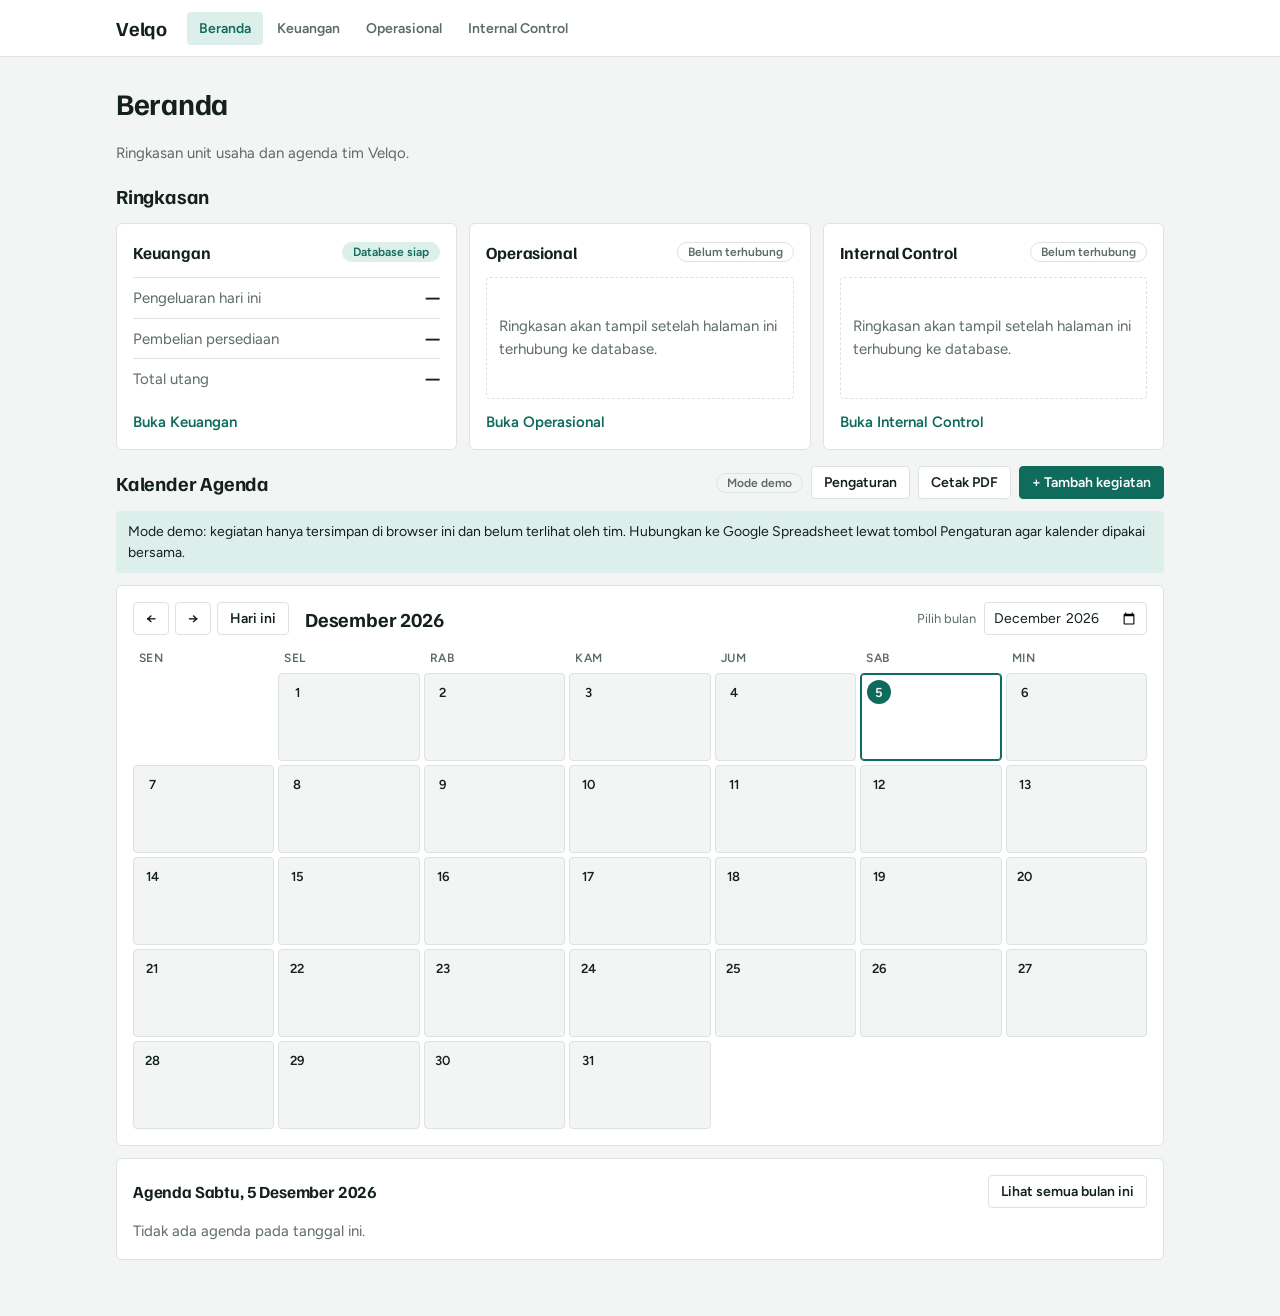
<file: index.html>
<!doctype html>
<html lang="id">
<head>
<meta charset="utf-8">
<meta name="viewport" content="width=device-width, initial-scale=1">
<title>Velqo</title>
<link rel="stylesheet" href="https://fonts.googleapis.com/css2?family=Familjen+Grotesk:wght@600;700&family=Figtree:wght@400;600&display=swap">
<link rel="stylesheet" href="assets/css/base.css">
<link rel="stylesheet" href="assets/css/nav.css">
<link rel="stylesheet" href="assets/css/home.css?v=2">
</head>
<body>
<div id="velqo-nav"></div>
<script src="assets/js/menu.js"></script>
<script src="assets/js/nav.js"></script>

<main class="page">
  <h1 class="no-print">Beranda</h1>
  <p class="lead no-print">Ringkasan unit usaha dan agenda tim Velqo.</p>

  <!--
    RINGKASAN HALAMAN LAIN
    Bagian ini baru kerangka. Isi angka lewat window.VelqoHome.setRingkasan('nama', 'nilai')
    (lihat assets/js/home.js). Setiap angka punya atribut data-ringkasan sebagai penandanya.
  -->
  <section aria-labelledby="ringkasan-judul" class="home-section no-print">
    <div class="section-head">
      <h2 id="ringkasan-judul">Ringkasan</h2>
    </div>

    <div class="summary-grid">
      <article class="panel summary-card" id="ringkasan-keuangan">
        <div class="summary-top">
          <h3>Keuangan</h3>
          <span class="badge badge-ready">Database siap</span>
        </div>
        <dl class="stats">
          <div class="stat"><dt>Pengeluaran hari ini</dt><dd data-ringkasan="keuangan.pengeluaran">&mdash;</dd></div>
          <div class="stat"><dt>Pembelian persediaan</dt><dd data-ringkasan="keuangan.persediaan">&mdash;</dd></div>
          <div class="stat"><dt>Total utang</dt><dd data-ringkasan="keuangan.utang">&mdash;</dd></div>
        </dl>
        <a class="summary-link" href="keuangan/">Buka Keuangan</a>
      </article>

      <article class="panel summary-card" id="ringkasan-operasional">
        <div class="summary-top">
          <h3>Operasional</h3>
          <span class="badge">Belum terhubung</span>
        </div>
        <div class="summary-empty" data-ringkasan="operasional.isi">Ringkasan akan tampil setelah halaman ini terhubung ke database.</div>
        <a class="summary-link" href="operasional/">Buka Operasional</a>
      </article>

      <article class="panel summary-card" id="ringkasan-internal-control">
        <div class="summary-top">
          <h3>Internal Control</h3>
          <span class="badge">Belum terhubung</span>
        </div>
        <div class="summary-empty" data-ringkasan="internal-control.isi">Ringkasan akan tampil setelah halaman ini terhubung ke database.</div>
        <a class="summary-link" href="internal-control/">Buka Internal Control</a>
      </article>
    </div>
  </section>

  <section aria-labelledby="kalender-judul" class="home-section no-print">
    <div class="section-head">
      <h2 id="kalender-judul">Kalender Agenda</h2>
      <div class="section-actions">
        <span class="badge" id="ag-mode"></span>
        <button type="button" class="btn" id="ag-settings">Pengaturan</button>
        <button type="button" class="btn" id="ag-print">Cetak PDF</button>
        <button type="button" class="btn btn-primary" id="ag-add">+ Tambah kegiatan</button>
      </div>
    </div>

    <div class="note" id="ag-demo-note" hidden>Mode demo: kegiatan hanya tersimpan di browser ini dan belum terlihat oleh tim. Hubungkan ke Google Spreadsheet lewat tombol Pengaturan agar kalender dipakai bersama.</div>

    <div class="panel cal">
      <div class="cal-toolbar">
        <div class="cal-nav">
          <button type="button" class="btn" id="cal-prev" aria-label="Bulan sebelumnya">&larr;</button>
          <button type="button" class="btn" id="cal-next" aria-label="Bulan berikutnya">&rarr;</button>
          <button type="button" class="btn" id="cal-today">Hari ini</button>
        </div>
        <h3 class="cal-title" id="cal-title" aria-live="polite"></h3>
        <label class="cal-jump">
          <span>Pilih bulan</span>
          <input type="month" id="cal-jump">
        </label>
      </div>

      <div class="cal-grid" id="cal-grid" role="group" aria-labelledby="cal-title"></div>
    </div>

    <div class="panel agenda" aria-live="polite">
      <div class="agenda-head">
        <h3 id="agenda-title"></h3>
        <button type="button" class="btn" id="agenda-all" hidden>Lihat semua bulan ini</button>
      </div>
      <div id="agenda-list"></div>
    </div>
  </section>

  <!-- Tampilan khusus cetak (disembunyikan di layar). Diisi oleh home.js. -->
  <section class="cal-print" id="cal-print" aria-hidden="true"></section>
</main>

<!-- Formulir tambah/ubah kegiatan -->
<dialog class="dlg" id="ag-dialog" aria-labelledby="ag-dlg-title">
  <form id="ag-form" novalidate>
    <div class="dlg-head">
      <h3 id="ag-dlg-title">Tambah kegiatan</h3>
      <button type="button" class="btn btn-sm" id="ag-dlg-x" aria-label="Tutup">&times;</button>
    </div>
    <div class="dlg-body">
      <label class="field full"><span>Nama kegiatan *</span><input name="judul" maxlength="120" autocomplete="off"></label>
      <label class="field"><span>Tanggal *</span><input type="date" name="tanggal"></label>
      <label class="field"><span>Sampai tanggal (opsional)</span><input type="date" name="selesai"></label>
      <label class="field"><span>Jam mulai</span><input type="time" name="mulai"></label>
      <label class="field"><span>Jam selesai</span><input type="time" name="akhir"></label>
      <label class="field full"><span>Unit</span>
        <select name="unit">
          <option value="">Umum</option>
          <option value="Keuangan">Keuangan</option>
          <option value="Operasional">Operasional</option>
          <option value="Internal Control">Internal Control</option>
        </select>
      </label>
      <label class="field full"><span>Catatan</span><textarea name="catatan" rows="3" maxlength="500"></textarea></label>
      <label class="field full"><span>Diinput oleh</span><input name="pembuat" maxlength="60" autocomplete="name"></label>
      <p class="dlg-error" id="ag-dlg-error" role="alert" hidden></p>
    </div>
    <div class="dlg-foot">
      <button type="button" class="btn btn-danger" id="ag-delete" hidden>Hapus</button>
      <span class="spacer"></span>
      <button type="button" class="btn" id="ag-cancel">Batal</button>
      <button type="submit" class="btn btn-primary" id="ag-save">Simpan</button>
    </div>
  </form>
</dialog>

<!-- Pengaturan sambungan database agenda -->
<dialog class="dlg" id="ag-cfg-dialog" aria-labelledby="ag-cfg-title">
  <form id="ag-cfg-form" novalidate>
    <div class="dlg-head">
      <h3 id="ag-cfg-title">Sambungan database agenda</h3>
      <button type="button" class="btn btn-sm" id="ag-cfg-x" aria-label="Tutup">&times;</button>
    </div>
    <div class="dlg-body">
      <label class="field full"><span>URL Web App Apps Script (berakhiran /exec)</span><input name="url" placeholder="https://script.google.com/macros/s/&hellip;/exec" autocomplete="off"></label>
      <label class="field full"><span>Token (sama dengan TOKEN di Apps Script agenda)</span><input name="token" type="password" autocomplete="off"></label>
      <p class="dlg-hint">Token disimpan di browser perangkat ini saja. Minta token ke admin. Cara memasang backend ada di apps-script/agenda/README.md.</p>
      <p class="dlg-msg" id="ag-cfg-msg" role="status" hidden></p>
    </div>
    <div class="dlg-foot">
      <button type="button" class="btn btn-danger" id="ag-cfg-off" hidden>Kembali ke mode demo</button>
      <span class="spacer"></span>
      <button type="button" class="btn" id="ag-cfg-test">Tes koneksi</button>
      <button type="submit" class="btn btn-primary" id="ag-cfg-save">Simpan &amp; muat ulang</button>
    </div>
  </form>
</dialog>

<div class="toast" id="ag-toast" role="status" aria-live="polite" hidden></div>

<script src="assets/js/agenda.js?v=2"></script>
<script src="assets/js/agenda-api.js?v=2"></script>
<script src="assets/js/home.js?v=2"></script>
</body>
</html>
</file>
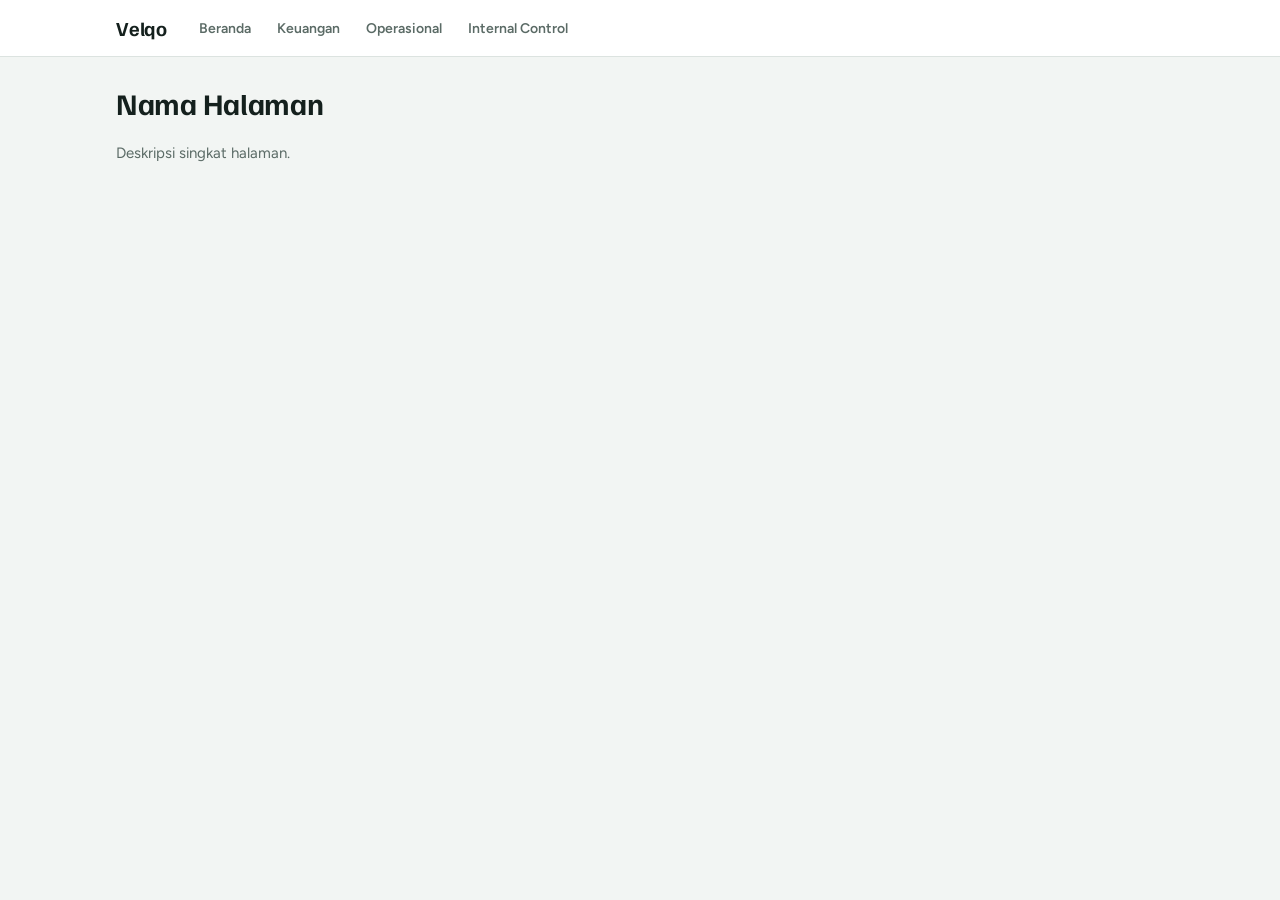
<file: _template/index.html>
<!doctype html>
<!--
  TEMPLATE HALAMAN BARU
  1. Salin folder _template ke folder baru di folder utama, misalnya: persediaan/
  2. Ganti judul di <title>, <h1>, dan paragraf pembuka.
  3. Tambahkan satu baris di assets/js/menu.js.
  Jika halaman berada satu folder dalam (persediaan/index.html), jalur ../assets sudah benar.
  Untuk dua folder dalam (laporan/bulanan/index.html), ganti ../ menjadi ../../
-->
<html lang="id">
<head>
<meta charset="utf-8">
<meta name="viewport" content="width=device-width, initial-scale=1">
<title>Nama Halaman | Velqo</title>
<link rel="stylesheet" href="https://fonts.googleapis.com/css2?family=Familjen+Grotesk:wght@600;700&family=Figtree:wght@400;600&display=swap">
<link rel="stylesheet" href="../assets/css/base.css">
<link rel="stylesheet" href="../assets/css/nav.css">
</head>
<body>
<div id="velqo-nav"></div>
<script src="../assets/js/menu.js"></script>
<script src="../assets/js/nav.js"></script>

<main class="page">
  <h1>Nama Halaman</h1>
  <p class="lead">Deskripsi singkat halaman.</p>
</main>
</body>
</html>
</file>
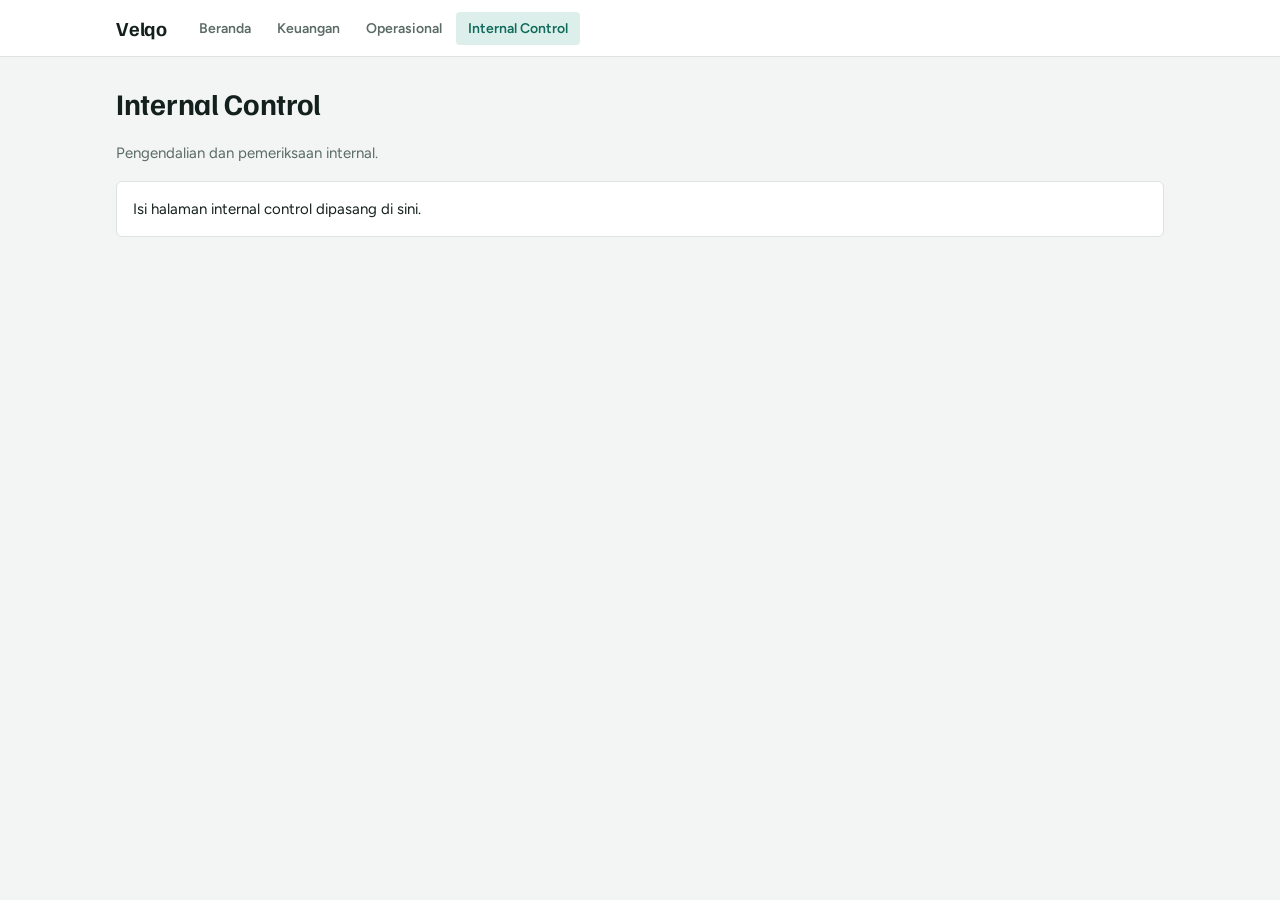
<file: internal-control/index.html>
<!doctype html>
<html lang="id">
<head>
<meta charset="utf-8">
<meta name="viewport" content="width=device-width, initial-scale=1">
<title>Internal Control | Velqo</title>
<link rel="stylesheet" href="https://fonts.googleapis.com/css2?family=Familjen+Grotesk:wght@600;700&family=Figtree:wght@400;600&display=swap">
<link rel="stylesheet" href="../assets/css/base.css">
<link rel="stylesheet" href="../assets/css/nav.css">
</head>
<body>
<div id="velqo-nav"></div>
<script src="../assets/js/menu.js"></script>
<script src="../assets/js/nav.js"></script>

<main class="page">
  <h1>Internal Control</h1>
  <p class="lead">Pengendalian dan pemeriksaan internal.</p>
  <div class="panel">Isi halaman internal control dipasang di sini.</div>
</main>
</body>
</html>
</file>
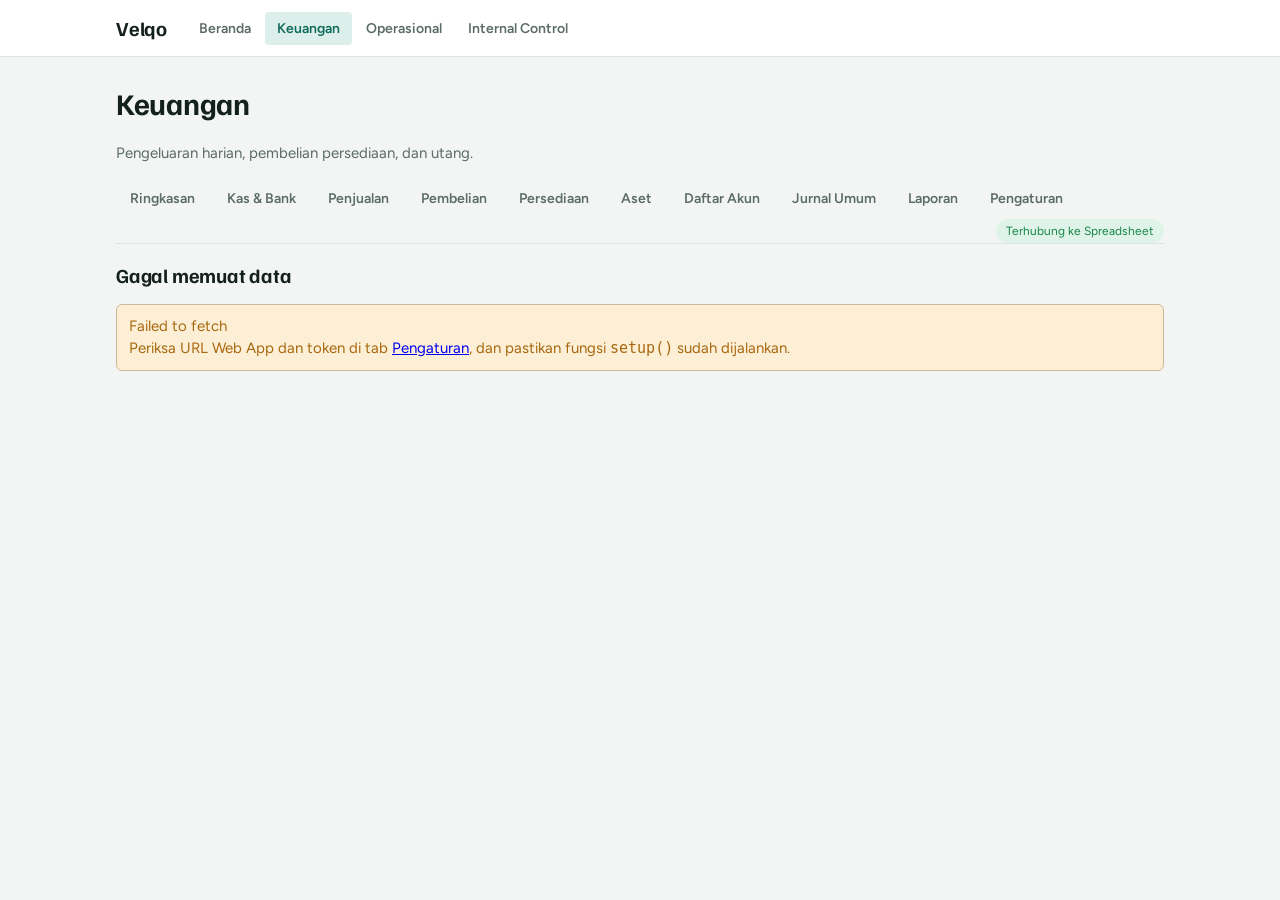
<file: keuangan/index.html>
<!doctype html>
<html lang="id">
<head>
<meta charset="utf-8">
<meta name="viewport" content="width=device-width, initial-scale=1">
<title>Keuangan | Velqo</title>
<link rel="stylesheet" href="https://fonts.googleapis.com/css2?family=Familjen+Grotesk:wght@600;700&family=Figtree:wght@400;600&display=swap">
<link rel="stylesheet" href="../assets/css/base.css">
<link rel="stylesheet" href="../assets/css/nav.css">
<link rel="stylesheet" href="keuangan.css?v=20261026b">
</head>
<body>
<div id="velqo-nav"></div>
<script src="../assets/js/menu.js"></script>
<script src="../assets/js/nav.js"></script>

<main class="page">
  <h1>Keuangan</h1>
  <p class="lead">Pengeluaran harian, pembelian persediaan, dan utang.</p>

  <div id="fin-app" class="fin">
    <nav class="fin-tabs" aria-label="Menu keuangan">
      <a href="#dashboard" data-r="dashboard">Ringkasan</a>
      <a href="#kasbank" data-r="kasbank">Kas &amp; Bank</a>
      <a href="#penjualan" data-r="penjualan">Penjualan</a>
      <a href="#pembelian" data-r="pembelian">Pembelian</a>
      <a href="#persediaan" data-r="persediaan">Persediaan</a>
      <a href="#aset" data-r="aset">Aset</a>
      <a href="#akun" data-r="akun">Daftar Akun</a>
      <a href="#jurnal" data-r="jurnal">Jurnal Umum</a>
      <a href="#laporan" data-r="laporan">Laporan</a>
      <a href="#pengaturan" data-r="pengaturan">Pengaturan</a>
      <span id="modeTag" class="fin-mode"></span>
    </nav>
    <div id="fin-view" aria-live="polite"><div class="empty">Memuat data…</div></div>

    <dialog id="dlg">
      <div class="dh"><b id="dt"></b><button id="dx" type="button" aria-label="Tutup">×</button></div>
      <div class="db" id="dbody"></div>
      <div class="df" id="dfoot"></div>
    </dialog>
  </div>
</main>
<div id="fin-toast" role="status"></div>

<!-- Naikkan angka ?v= di css dan js ini setiap keuangan.css / keuangan.js diubah, agar browser tidak memakai cache lama. -->
<script src="bukti.js?v=20261103"></script>
<script src="retur.js?v=20261111"></script>
<script src="sampel.js?v=20261119"></script>
<script src="tabjual.js?v=20261124"></script>
<script src="keuangan.js?v=20261127"></script>
<script src="impor.js?v=20261119"></script>
<script src="terima.js?v=20261119"></script>
<script src="xlsx.js?v=20261023"></script>
<script src="ekspor.js?v=20261126b"></script>
<script src="aset.js?v=20261026"></script>
<script src="edit.js?v=20261103"></script>
</body>
</html>
</file>
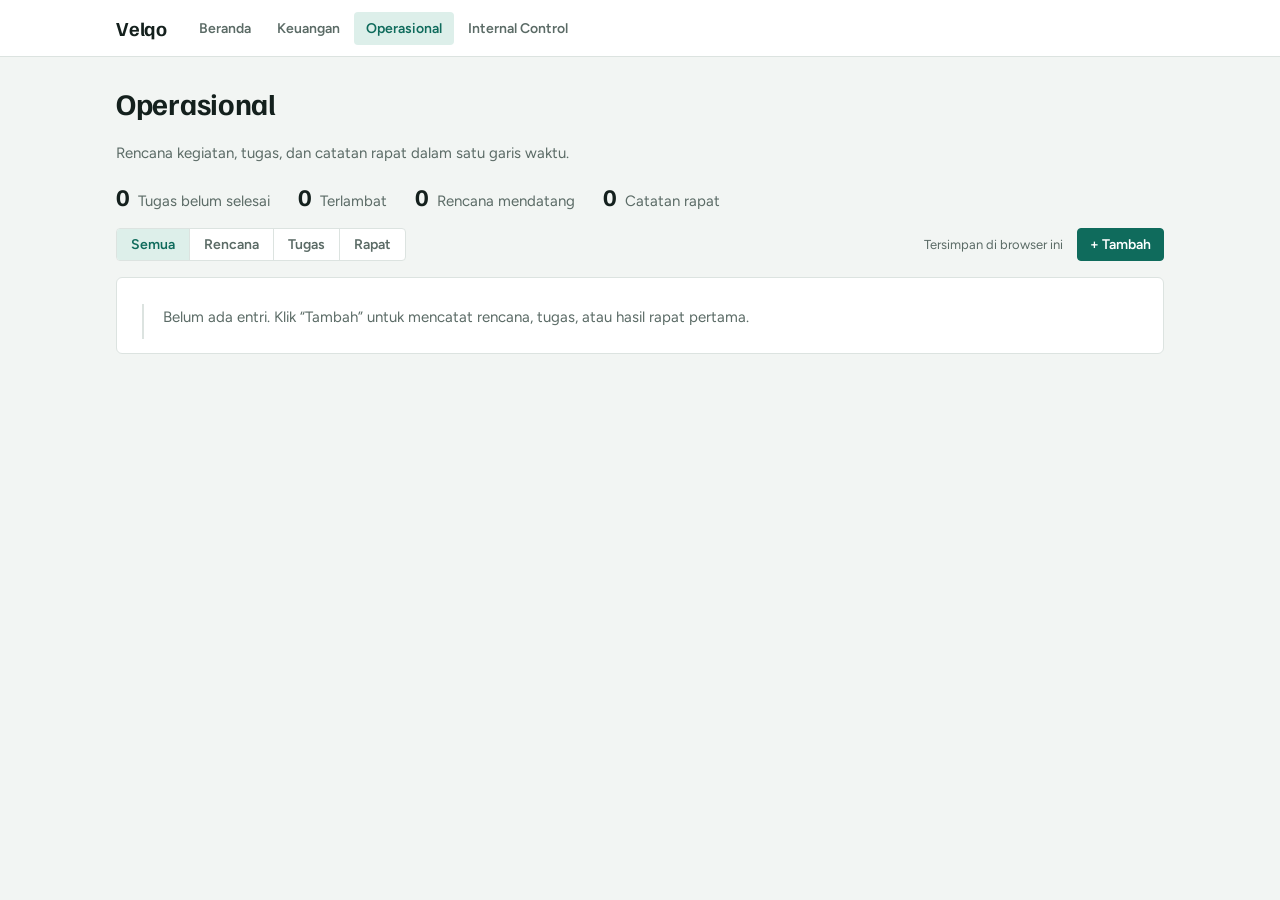
<file: operasional/index.html>
<!doctype html>
<html lang="id">
<head>
<meta charset="utf-8">
<meta name="viewport" content="width=device-width, initial-scale=1">
<title>Operasional | Velqo</title>
<link rel="stylesheet" href="https://fonts.googleapis.com/css2?family=Familjen+Grotesk:wght@600;700&family=Figtree:wght@400;600&display=swap">
<link rel="stylesheet" href="../assets/css/base.css">
<link rel="stylesheet" href="../assets/css/nav.css">
<link rel="stylesheet" href="operasional.css?v=1">
</head>
<body>
<div id="velqo-nav"></div>
<script src="../assets/js/menu.js"></script>
<script src="../assets/js/nav.js"></script>

<main class="page ops">
  <h1>Operasional</h1>
  <p class="lead">Rencana kegiatan, tugas, dan catatan rapat dalam satu garis waktu.</p>

  <div class="ops-summary" id="ops-summary" aria-live="polite"></div>

  <div class="ops-bar">
    <div class="ops-filter" role="group" aria-label="Filter jenis">
      <button type="button" data-f="semua" aria-pressed="true">Semua</button>
      <button type="button" data-f="rencana" aria-pressed="false">Rencana</button>
      <button type="button" data-f="tugas" aria-pressed="false">Tugas</button>
      <button type="button" data-f="rapat" aria-pressed="false">Rapat</button>
    </div>
    <span class="ops-note" id="ops-mode">Tersimpan di browser ini</span>
    <button type="button" class="btn btn-primary" id="ops-add">+ Tambah</button>
  </div>

  <section class="panel ops-panel" aria-label="Garis waktu">
    <ol class="timeline" id="timeline"></ol>
  </section>
</main>

<dialog class="ops-dlg" id="ops-dialog" aria-labelledby="ops-dlg-title">
  <form id="ops-form" novalidate>
    <div class="ops-dlg-head">
      <h2 id="ops-dlg-title">Tambah entri</h2>
      <button type="button" class="btn" id="ops-x" aria-label="Tutup">&times;</button>
    </div>
    <div class="ops-dlg-body">
      <label class="field full"><span>Jenis</span>
        <select name="jenis">
          <option value="rencana">Rencana kegiatan</option>
          <option value="tugas">Tugas</option>
          <option value="rapat">Catatan rapat</option>
        </select>
      </label>
      <label class="field full"><span>Judul *</span><input name="judul" maxlength="120" autocomplete="off"></label>
      <label class="field"><span id="l-tanggal">Tanggal *</span><input type="date" name="tanggal"></label>
      <label class="field" id="w-selesai"><span>Sampai tanggal (opsional)</span><input type="date" name="selesai"></label>
      <label class="field" id="w-waktu"><span>Jam</span><input type="time" name="waktu"></label>
      <label class="field full"><span id="l-orang">Penanggung jawab</span><input name="orang" maxlength="120" autocomplete="off"></label>
      <label class="field full"><span id="l-catatan">Catatan</span><textarea name="catatan" rows="5" maxlength="2000"></textarea></label>
      <p class="ops-error" id="ops-error" role="alert" hidden></p>
    </div>
    <div class="ops-dlg-foot">
      <button type="button" class="btn btn-danger" id="ops-del" hidden>Hapus</button>
      <span class="spacer"></span>
      <button type="button" class="btn" id="ops-cancel">Batal</button>
      <button type="submit" class="btn btn-primary">Simpan</button>
    </div>
  </form>
</dialog>

<script src="operasional.js?v=1"></script>
</body>
</html>
</file>
<file: assets/css/base.css>
/* Warna dan huruf dasar yang dipakai semua halaman Velqo. */
:root {
  --bg: #F2F5F3;
  --surface: #FFFFFF;
  --ink: #14201D;
  --muted: #5B6B66;
  --line: #DCE3E0;
  --accent: #0F6B5C;
  --accent-ink: #FFFFFF;
  --accent-soft: #DDEFEA;
  --font-display: 'Familjen Grotesk', 'Segoe UI', system-ui, sans-serif;
  --font-body: 'Figtree', 'Segoe UI', system-ui, sans-serif;
  color-scheme: light;
}
@media (prefers-color-scheme: dark) {
  :root {
    --bg: #0E1513;
    --surface: #151E1B;
    --ink: #E6EEEB;
    --muted: #93A39D;
    --line: #26332F;
    --accent: #4FC1AA;
    --accent-ink: #06201A;
    --accent-soft: #16352E;
    color-scheme: dark;
  }
}

* { box-sizing: border-box; }
body {
  margin: 0;
  background: var(--bg);
  color: var(--ink);
  font: 15px/1.5 var(--font-body);
}
h1, h2, h3 { font-family: var(--font-display); margin: 0; letter-spacing: -0.01em; text-wrap: balance; }
:focus-visible { outline: 2px solid var(--accent); outline-offset: 2px; }

.page {
  max-width: 1080px;
  margin: 0 auto;
  padding-block: 24px 56px;
  padding-left: max(16px, env(safe-area-inset-left, 0px));
  padding-right: max(16px, env(safe-area-inset-right, 0px));
  display: flex;
  flex-direction: column;
  gap: 16px;
}
.page .lead { color: var(--muted); margin: 0; }
.panel { background: var(--surface); border: 1px solid var(--line); border-radius: 6px; padding: 16px; }
</file>
<file: assets/css/nav.css>
/* Gaya navigasi. Memakai warna dari base.css. */
#velqo-nav { min-height: 56px; } /* menahan tinggi supaya halaman tidak melompat saat menu dimuat */

.vnav {
  background: var(--surface, #fff);
  border-bottom: 1px solid var(--line, #dce3e0);
  position: sticky;
  top: env(safe-area-inset-top, 0px);
  z-index: 10;
}
.vnav-inner {
  max-width: 1080px;
  margin: 0 auto;
  min-height: 56px;
  display: flex;
  align-items: center;
  flex-wrap: wrap;
  gap: 4px 20px;
  padding-left: max(16px, env(safe-area-inset-left, 0px));
  padding-right: max(16px, env(safe-area-inset-right, 0px));
}
.vnav-brand {
  font: 700 20px var(--font-display, system-ui, sans-serif);
  letter-spacing: -0.01em;
  color: var(--ink, #14201d);
  text-decoration: none;
}
.vnav-list { list-style: none; margin: 0; padding: 0; display: flex; gap: 2px; flex-wrap: wrap; }
.vnav-list a {
  display: block;
  padding: 8px 12px;
  border-radius: 4px;
  color: var(--muted, #5b6b66);
  text-decoration: none;
  font: 600 14px var(--font-body, system-ui, sans-serif);
}
.vnav-list a:hover { color: var(--ink, #14201d); background: var(--accent-soft, #ddefea); }
.vnav-list a[aria-current="page"] { color: var(--accent, #0f6b5c); background: var(--accent-soft, #ddefea); }

.vnav-toggle {
  display: none;
  margin-left: auto;
  padding: 7px 12px;
  background: transparent;
  color: var(--ink, #14201d);
  border: 1px solid var(--line, #dce3e0);
  border-radius: 4px;
  font: 600 14px var(--font-body, system-ui, sans-serif);
  cursor: pointer;
}

@media (max-width: 640px) {
  .vnav-toggle { display: block; }
  .vnav-list { display: none; width: 100%; flex-direction: column; padding-bottom: 10px; }
  .vnav.open .vnav-list { display: flex; }
}
</file>
<file: assets/css/home.css>
/* Gaya khusus halaman beranda: ringkasan, kalender agenda, formulir, dan cetak. Memakai warna dari base.css. */
:root { --danger: #B3261E; }
@media (prefers-color-scheme: dark) { :root { --danger: #F2B8B5; } }

.home-section { display: flex; flex-direction: column; gap: 12px; }
.home-section h2 { font-size: 20px; }
.section-head { display: flex; align-items: center; justify-content: space-between; flex-wrap: wrap; gap: 8px 16px; }
.section-actions { display: flex; align-items: center; flex-wrap: wrap; gap: 8px; }

.btn {
  padding: 7px 12px;
  background: var(--surface);
  color: var(--ink);
  border: 1px solid var(--line);
  border-radius: 4px;
  font: 600 14px var(--font-body);
  cursor: pointer;
}
.btn:hover { background: var(--accent-soft); }
.btn[hidden] { display: none; }
.btn:disabled { opacity: 0.6; cursor: default; }
.btn-sm { padding: 4px 10px; font-size: 13px; }
.btn-primary { background: var(--accent); color: var(--accent-ink); border-color: var(--accent); }
.btn-primary:hover { background: var(--accent); filter: brightness(1.08); }
.btn-danger { color: var(--danger); border-color: var(--danger); }
.btn-danger:hover { background: transparent; filter: brightness(1.1); }

.note { padding: 10px 12px; border-radius: 4px; background: var(--accent-soft); color: var(--ink); font-size: 14px; }
.note[hidden] { display: none; }

/* ---------- Ringkasan ---------- */
.summary-grid { display: grid; grid-template-columns: repeat(auto-fit, minmax(240px, 1fr)); gap: 12px; }
.summary-card { display: flex; flex-direction: column; gap: 12px; }
.summary-top { display: flex; align-items: center; justify-content: space-between; gap: 8px; }
.summary-top h3 { font-size: 17px; }

.badge {
  font: 600 12px var(--font-body);
  color: var(--muted);
  border: 1px solid var(--line);
  border-radius: 999px;
  padding: 2px 10px;
  white-space: nowrap;
}
.badge-ready, .badge.live { color: var(--accent); background: var(--accent-soft); border-color: transparent; }

.stats { margin: 0; display: flex; flex-direction: column; }
.stat { display: flex; justify-content: space-between; align-items: baseline; gap: 12px; padding: 8px 0; border-top: 1px solid var(--line); }
.stat dt { color: var(--muted); }
.stat dd { margin: 0; font: 700 17px var(--font-display); font-variant-numeric: tabular-nums; }

.summary-empty {
  flex: 1;
  display: flex;
  align-items: center;
  padding: 12px;
  border: 1px dashed var(--line);
  border-radius: 4px;
  color: var(--muted);
  min-height: 96px;
}
.summary-link { margin-top: auto; color: var(--accent); font-weight: 600; text-decoration: none; }
.summary-link:hover { text-decoration: underline; }

/* ---------- Kalender ---------- */
.cal { display: flex; flex-direction: column; gap: 12px; }
.cal-toolbar { display: flex; align-items: center; flex-wrap: wrap; gap: 8px 16px; }
.cal-nav { display: flex; gap: 6px; }
.cal-title { font-size: 20px; flex: 1; min-width: 150px; }
.cal-jump { display: flex; align-items: center; gap: 8px; color: var(--muted); font-size: 13px; }
.cal-jump input {
  padding: 6px 8px;
  background: var(--surface);
  color: var(--ink);
  border: 1px solid var(--line);
  border-radius: 4px;
  font: 400 14px var(--font-body);
}

.cal-grid { display: grid; grid-template-columns: repeat(7, minmax(0, 1fr)); gap: 4px; }
.cal-dow { padding: 4px 6px; color: var(--muted); font: 600 12px var(--font-body); text-transform: uppercase; letter-spacing: 0.04em; }
.cal-blank { min-height: 88px; }

.cal-day {
  min-height: 88px;
  padding: 6px;
  display: flex;
  flex-direction: column;
  align-items: stretch;
  gap: 4px;
  text-align: left;
  background: var(--bg);
  color: var(--ink);
  border: 1px solid var(--line);
  border-radius: 4px;
  font: 400 13px var(--font-body);
  cursor: pointer;
  min-width: 0;
}
.cal-day:hover { border-color: var(--accent); }
.cal-day[aria-pressed="true"] { border-color: var(--accent); box-shadow: inset 0 0 0 1px var(--accent); background: var(--surface); }
.cal-num { font: 600 13px var(--font-body); width: 24px; height: 24px; display: inline-flex; align-items: center; justify-content: center; border-radius: 999px; }
.cal-day[aria-current="date"] .cal-num { background: var(--accent); color: var(--accent-ink); }

.cal-chip {
  display: block;
  padding: 1px 6px;
  border-radius: 3px;
  background: var(--accent-soft);
  color: var(--accent);
  font: 600 12px/1.4 var(--font-body);
  white-space: nowrap;
  overflow: hidden;
  text-overflow: ellipsis;
}
.cal-more { color: var(--muted); font-size: 12px; padding-left: 2px; }
.cal-dots { display: none; gap: 3px; }
.cal-dots i { width: 6px; height: 6px; border-radius: 50%; background: var(--accent); }

/* ---------- Daftar agenda ---------- */
.agenda { display: flex; flex-direction: column; gap: 12px; }
.agenda-head { display: flex; align-items: center; justify-content: space-between; flex-wrap: wrap; gap: 8px; }
.agenda-head h3 { font-size: 17px; }
.agenda-empty { color: var(--muted); margin: 0; }
.agenda-error { display: flex; flex-direction: column; align-items: flex-start; gap: 8px; }
.agenda-error p { margin: 0; color: var(--danger); }
.agenda-error .row { display: flex; gap: 8px; flex-wrap: wrap; }
.agenda-group + .agenda-group { margin-top: 12px; }
.agenda-date { font: 700 14px var(--font-display); margin: 0 0 6px; color: var(--accent); }
.agenda-items { list-style: none; margin: 0; padding: 0; display: flex; flex-direction: column; gap: 6px; }
.agenda-item { display: grid; grid-template-columns: 130px 1fr auto; gap: 4px 12px; align-items: start; padding: 8px 0; border-top: 1px solid var(--line); }
.agenda-time { color: var(--muted); font-variant-numeric: tabular-nums; }
.agenda-name { font-weight: 600; }
.agenda-note { color: var(--muted); font-size: 14px; margin-top: 2px; }
.agenda-by { color: var(--muted); font-size: 12px; margin-top: 2px; }
.agenda-tag { display: inline-block; margin-left: 8px; padding: 0 8px; border-radius: 999px; background: var(--accent-soft); color: var(--accent); font: 600 12px var(--font-body); vertical-align: 1px; }

/* ---------- Dialog formulir ---------- */
.dlg {
  width: min(520px, calc(100% - 32px));
  max-height: calc(100vh - 32px);
  padding: 0;
  overflow: auto;
  background: var(--surface);
  color: var(--ink);
  border: 1px solid var(--line);
  border-radius: 8px;
}
.dlg::backdrop { background: rgba(10, 20, 17, 0.55); }
.dlg-head { display: flex; align-items: center; justify-content: space-between; gap: 8px; padding: 16px 16px 0; }
.dlg-head h3 { font-size: 18px; }
.dlg-body { padding: 16px; display: grid; grid-template-columns: 1fr 1fr; gap: 12px; }
.field { display: block; min-width: 0; }
.field.full { grid-column: 1 / -1; }
.field span { display: block; margin-bottom: 4px; color: var(--muted); font: 600 13px var(--font-body); }
.field input, .field select, .field textarea {
  display: block;
  width: 100%;
  padding: 8px 10px;
  background: var(--bg);
  color: var(--ink);
  border: 1px solid var(--line);
  border-radius: 4px;
  font: 400 15px var(--font-body);
}
.field textarea { resize: vertical; }
.dlg-error, .dlg-msg, .dlg-hint { grid-column: 1 / -1; margin: 0; font-size: 14px; }
.dlg-error { color: var(--danger); font-weight: 600; }
.dlg-msg { font-weight: 600; }
.dlg-msg.ok { color: var(--accent); }
.dlg-msg.err { color: var(--danger); }
.dlg-hint { color: var(--muted); }
.dlg-error[hidden], .dlg-msg[hidden] { display: none; }
.dlg-foot { display: flex; align-items: center; flex-wrap: wrap; gap: 8px; padding: 12px 16px 16px; border-top: 1px solid var(--line); }
.dlg-foot .spacer { flex: 1; }

/* ---------- Pemberitahuan singkat ---------- */
.toast {
  position: fixed;
  left: 50%;
  bottom: max(20px, env(safe-area-inset-bottom, 0px));
  transform: translateX(-50%);
  z-index: 30;
  max-width: calc(100% - 32px);
  padding: 10px 16px;
  border-radius: 6px;
  background: var(--ink);
  color: var(--bg);
  font: 600 14px var(--font-body);
}
.toast[hidden] { display: none; }
.toast.err { background: var(--danger); color: #fff; }

/* ---------- Tampilan cetak: disembunyikan di layar ---------- */
.cal-print { display: none; }

@media (max-width: 640px) {
  .cal-grid { gap: 2px; }
  .cal-dow { padding: 4px 0; text-align: center; font-size: 11px; letter-spacing: 0; }
  .cal-day, .cal-blank { min-height: 52px; }
  .cal-day { padding: 4px 2px; align-items: center; }
  .cal-chip, .cal-more { display: none; }
  .cal-dots { display: flex; }
  .cal-jump span { display: none; }
  .cal-title { order: -1; flex-basis: 100%; }
  .agenda-item { grid-template-columns: 1fr; }
  .section-actions { width: 100%; }
  .section-actions .btn-primary { flex: 1; }
}
@media (max-width: 480px) {
  .dlg-body { grid-template-columns: 1fr; }
  .field input, .field select, .field textarea { font-size: 16px; } /* mencegah iOS memperbesar layar saat mengetik */
}

/* ---------- Cetak / Simpan PDF ---------- */
@media print {
  @page { size: A4 landscape; margin: 10mm; }

  /* Selalu terang di kertas, apa pun tema layar. */
  :root {
    --bg: #fff; --surface: #fff; --ink: #000; --muted: #444; --line: #888;
    --accent: #0F6B5C; --accent-soft: #e8f2ef; --danger: #B3261E;
    color-scheme: light;
  }
  html, body { background: #fff; color: #000; }
  #velqo-nav, .no-print, .toast, dialog { display: none !important; }
  .page { display: block; max-width: none; padding: 0; }

  .cal-print { display: block; color: #000; font: 10pt/1.35 var(--font-body); }
  .print-head { display: flex; align-items: baseline; justify-content: space-between; margin-bottom: 6px; }
  .print-head h2 { font-size: 16pt; }
  .print-head p { margin: 0; font: 700 14pt var(--font-display); }

  .print-cal { width: 100%; border-collapse: collapse; table-layout: fixed; }
  .print-cal th { padding: 3px 4px; border: 1px solid #888; background: #eee; font: 700 9pt var(--font-body); text-align: left; -webkit-print-color-adjust: exact; print-color-adjust: exact; }
  .print-cal td { height: 24mm; padding: 3px 4px; border: 1px solid #888; vertical-align: top; overflow: hidden; }
  .print-cal tr { break-inside: avoid; }
  .print-cal td.out { background: #f2f2f2; -webkit-print-color-adjust: exact; print-color-adjust: exact; }
  .print-cal .pn { font-weight: 700; font-size: 10pt; }
  .print-cal .pe { margin-top: 2px; font-size: 8.5pt; line-height: 1.25; overflow-wrap: anywhere; }
  .print-cal .pt { font-weight: 700; }

  .print-list { margin-top: 8mm; }
  .print-list.break { break-before: page; margin-top: 0; }
  .print-list h3 { font-size: 13pt; margin-bottom: 4px; }
  .print-rows { width: 100%; border-collapse: collapse; font-size: 9.5pt; }
  .print-rows th { text-align: left; padding: 3px 6px; border-bottom: 1.5px solid #000; }
  .print-rows td { padding: 4px 6px; border-bottom: 1px solid #bbb; vertical-align: top; }
  .print-rows tr { break-inside: avoid; }
  .print-rows .tag { font-size: 8.5pt; color: #444; }
  .print-empty { margin: 0; color: #444; }
  .print-foot { margin: 8px 0 0; font-size: 8.5pt; color: #444; }
}
</file>
<file: keuangan/keuangan.css>
/*
  Gaya halaman Keuangan.
  Semua aturan dibatasi di dalam .fin agar tidak memengaruhi navigasi atau halaman lain.
  Warna, huruf, dan mode gelap mengikuti assets/css/base.css.
*/
.fin {
  --ok: #18864b; --bad: #c62f2f; --warn: #a8680f;
  --ok-bg: #dff3e8; --bad-bg: #fbe3e3; --warn-bg: #fcefd6;
  --beban: #d9822b;
  --head: var(--accent-soft);
  --hover: color-mix(in srgb, var(--accent) 7%, var(--surface));
  display: flex; flex-direction: column; gap: 16px; min-width: 0;
}
@media (prefers-color-scheme: dark) {
  .fin { --ok: #5fd18f; --bad: #ff8f8f; --warn: #f0b955; --ok-bg: #15351f; --bad-bg: #3d1c1c; --warn-bg: #3b2d12; }
}

/* Tab submenu keuangan */
.fin-tabs { display: flex; flex-wrap: wrap; align-items: center; gap: 2px 4px; border-bottom: 1px solid var(--line); }
.fin-tabs a {
  padding: 9px 14px; margin-bottom: -1px; color: var(--muted); text-decoration: none;
  font: 600 14px var(--font-body); border-bottom: 2px solid transparent;
}
.fin-tabs a:hover { color: var(--ink); }
.fin-tabs a[aria-current="page"] { color: var(--accent); border-bottom-color: var(--accent); }
.fin-mode { margin-left: auto; font-size: 12px; padding: 3px 10px; border-radius: 99px; background: var(--accent-soft); color: var(--muted); }
.fin-mode.live { background: var(--ok-bg); color: var(--ok); }

#fin-view { display: flex; flex-direction: column; gap: 14px; min-width: 0; }
.fin h2 { font-size: 20px; }
.fin-sub { color: var(--muted); margin: -10px 0 0; }
.fin h3 { font-size: 15px; margin: 0 0 10px; }

/* Tombol dan isian */
.fin .bar { display: flex; flex-wrap: wrap; gap: 8px; align-items: center; }
.fin .bar .sp { flex: 1; }
.fin button {
  font: inherit; border: 1px solid var(--line); background: var(--surface); color: var(--ink);
  padding: 7px 13px; border-radius: 6px; cursor: pointer;
}
.fin button:hover { background: var(--hover); }
.fin button.pri { background: var(--accent); border-color: var(--accent); color: var(--accent-ink); }
.fin button.pri:hover { background: var(--accent); filter: brightness(1.1); }
.fin button.dan { color: var(--bad); border-color: color-mix(in srgb, var(--bad) 40%, var(--line)); }
.fin button.sm { padding: 3px 9px; font-size: 12px; }
.fin button:disabled { opacity: .5; cursor: not-allowed; }
.fin input, .fin select, .fin textarea {
  font: inherit; border: 1px solid var(--line); border-radius: 6px; padding: 7px 9px;
  background: var(--surface); color: var(--ink); width: 100%;
}
.fin .bar input, .fin .bar select { width: auto; }
.fin label { display: block; }

/* Kartu dan panel */
.fin .cards { display: grid; grid-template-columns: repeat(auto-fit, minmax(200px, 1fr)); gap: 12px; }
.fin .card { background: var(--surface); border: 1px solid var(--line); border-radius: 6px; padding: 14px 16px; display: block; }
.fin .card .l { color: var(--muted); font-size: 12.5px; }
.fin .card .v { font: 700 21px var(--font-display); margin-top: 4px; letter-spacing: -0.01em; }
.fin .card.click { cursor: pointer; }
.fin .card.click:hover { border-color: var(--accent); }
.fin .card.sel { border-color: var(--accent); box-shadow: 0 0 0 2px var(--accent-soft); }
.fin .grid2 { display: grid; grid-template-columns: 3fr 2fr; gap: 14px; }
.fin .panel { overflow: auto; }
.fin .panel + .panel { margin-top: 0; }
.fin .empty { text-align: center; color: var(--muted); padding: 26px; }
.fin .note { background: var(--warn-bg); border: 1px solid color-mix(in srgb, var(--warn) 35%, var(--line)); border-radius: 6px; padding: 10px 12px; color: var(--warn); }

/* Tabel */
.fin table { width: 100%; border-collapse: collapse; background: var(--surface); }
.fin th { background: var(--head); text-align: left; font-weight: 600; font-size: 12.5px; color: var(--muted); padding: 8px 10px; border-bottom: 1px solid var(--line); white-space: nowrap; }
.fin td { padding: 7px 10px; border-bottom: 1px solid var(--line); vertical-align: top; }
.fin tr.h td { background: var(--hover); font-weight: 600; }
.fin tr.t td { font-weight: 700; background: var(--head); }
.fin tr.rowc { cursor: pointer; }
.fin tr.rowc:hover td { background: var(--hover); }
.fin .r { text-align: right; white-space: nowrap; font-variant-numeric: tabular-nums; }
.fin .mut { color: var(--muted); }
.fin .ok { color: var(--ok); }
.fin .bad { color: var(--bad); }
.fin .tag { display: inline-block; padding: 1px 8px; border-radius: 99px; font-size: 12px; background: var(--accent-soft); color: var(--ink); }
.fin .tag.ok { background: var(--ok-bg); color: var(--ok); }
.fin .tag.bad { background: var(--bad-bg); color: var(--bad); }
.fin .tag.warn { background: var(--warn-bg); color: var(--warn); }

/* Tab laporan */
.fin .tabs { display: flex; gap: 4px; border-bottom: 1px solid var(--line); flex-wrap: wrap; }
.fin .tabs button { border: 0; border-bottom: 2px solid transparent; border-radius: 0; background: none; padding: 8px 14px; margin-bottom: -1px; color: var(--muted); }
.fin .tabs button.on { border-bottom-color: var(--accent); color: var(--accent); font-weight: 600; }

/* Grafik */
.fin .legend { display: flex; gap: 14px; font-size: 12.5px; color: var(--muted); margin-bottom: 6px; }
.fin .legend span::before { content: ""; display: inline-block; width: 10px; height: 10px; border-radius: 2px; margin-right: 5px; background: var(--c); }
.fin .chart text { fill: var(--muted); }
.fin .chart line { stroke: var(--line); }

/* Dialog */
.fin dialog {
  border: 1px solid var(--line); border-radius: 8px; padding: 0; width: min(640px, 94vw);
  background: var(--surface); color: var(--ink); box-shadow: 0 20px 60px #0006;
}
.fin dialog.wide { width: min(860px, 96vw); }
.fin dialog::backdrop { background: rgba(8, 20, 17, .55); }
.fin .dh { padding: 14px 18px; border-bottom: 1px solid var(--line); display: flex; justify-content: space-between; align-items: center; }
.fin .dh b { font: 700 16px var(--font-display); }
.fin .dh button { border: 0; font-size: 20px; padding: 0 6px; background: none; }
.fin .db { padding: 16px 18px; max-height: 70vh; overflow: auto; }
.fin .df { padding: 12px 18px; border-top: 1px solid var(--line); display: flex; justify-content: flex-end; gap: 8px; }
.fin .f { display: grid; grid-template-columns: 1fr 1fr; gap: 12px; }
.fin .f .full { grid-column: 1 / -1; }
.fin .f label { font-size: 12.5px; color: var(--muted); margin-bottom: 3px; }
.fin .chk { display: flex; align-items: center; gap: 8px; }
.fin .chk input { width: auto; }
.fin .chk label { margin: 0; font-size: 14px; color: var(--ink); }

/* Baris barang di form faktur */
.fin table.itm, .fin table.bia { table-layout: fixed; }
.fin table.itm td, .fin table.bia td { vertical-align: top; padding: 6px 6px; }
.fin table.itm .sub { padding-top: 14px; }
.fin table.itm input, .fin table.itm select, .fin table.bia input, .fin table.bia select { width: 100%; min-width: 0; }
.fin .stk { font-size: 12px; margin-top: 3px; }
.fin .stk.bad { color: var(--bad); font-weight: 600; }
.fin .db a { color: var(--accent); }

/* Baris barang dan biaya menjadi kartu bertumpuk di layar sempit */
@media (max-width: 700px) {
  .fin table.itm, .fin table.bia, .fin table.itm tbody, .fin table.bia tbody { display: block; width: 100%; }
  .fin table.itm .hd, .fin table.bia .hd { display: none; }
  .fin table.itm tr, .fin table.bia tr { display: grid; grid-template-columns: 1fr 1fr; gap: 6px 10px; padding: 10px 0; border-bottom: 1px solid var(--line); }
  .fin table.itm td, .fin table.bia td { display: block; padding: 0; min-width: 0; border-bottom: 0; }
  .fin table.itm td[data-l]::before, .fin table.bia td[data-l]::before { content: attr(data-l); display: block; font-size: 12px; color: var(--muted); margin-bottom: 2px; }
  .fin table.itm td:nth-child(1), .fin table.bia td:nth-child(1) { grid-column: 1 / -1; }
  .fin table.bia td:nth-child(4) { grid-column: 1 / -1; }
  .fin table.itm td.sub { text-align: left; padding-top: 0; }
  .fin table.itm td:last-child, .fin table.bia td:last-child { justify-self: end; }
}

/* Toast */
#fin-toast { position: fixed; bottom: 18px; left: 50%; transform: translateX(-50%); z-index: 50; display: flex; flex-direction: column; gap: 6px; }
#fin-toast div { background: var(--ink); color: var(--bg); padding: 9px 16px; border-radius: 6px; box-shadow: 0 6px 20px #0004; }
#fin-toast div.err { background: var(--bad); color: #fff; }

@media (max-width: 900px) {
  .fin .grid2, .fin .f { grid-template-columns: 1fr; }
  .fin-mode { margin-left: 0; }
}
@media print {
  .vnav, .fin-tabs, .fin .bar, .fin .tabs { display: none !important; }
}

/* Impor marketplace: sembunyikan kolom yang kurang penting di layar sempit agar tabel muat tanpa digeser */
.fin .show-sm { display: none; }
@media (max-width: 700px) {
  .fin .hide-sm { display: none; }
  .fin .show-sm { display: block; }
  /* baris pratinjau bertumpuk: nomor + total di atas, tanggal di bawah nomor, status satu baris penuh */
  .fin table.pv, .fin table.pv tbody { display: block; width: 100%; }
  .fin table.pv tr.hd { display: none; }
  .fin table.pv tr { display: grid; grid-template-columns: 1fr auto; gap: 4px 12px; padding: 10px 12px; border-bottom: 1px solid var(--line); }
  .fin table.pv td { display: block; padding: 0; border: 0; min-width: 0; }
  .fin table.pv td.hide-sm { display: none; }
  .fin table.pv td.pno { grid-column: 1; overflow-wrap: anywhere; }
  .fin table.pv td.ptot { grid-column: 2; }
  .fin table.pv td.pst { grid-column: 1 / -1; }
}

/* Form aset tetap di faktur pembelian: tabel di layar lebar, kartu bertumpuk di layar sempit */
.fin table.ast { table-layout: fixed; }
.fin table.ast td { vertical-align: top; padding: 6px 6px; }
.fin table.ast input, .fin table.ast select { width: 100%; min-width: 0; }
@media (max-width: 700px) {
  .fin table.ast, .fin table.ast tbody { display: block; width: 100%; }
  .fin table.ast .hd { display: none; }
  .fin table.ast tr { display: grid; grid-template-columns: 1fr 1fr; gap: 6px 10px; padding: 10px 0; border-bottom: 1px solid var(--line); }
  .fin table.ast td { display: block; padding: 0; min-width: 0; border-bottom: 0; }
  .fin table.ast td[data-l]::before { content: attr(data-l); display: block; font-size: 12px; color: var(--muted); margin-bottom: 2px; }
  .fin table.ast td:nth-child(1), .fin table.ast td:nth-child(2) { grid-column: 1 / -1; }
  .fin table.ast td:last-child { justify-self: end; }
}

/* Tombol Edit/Hapus di riwayat pembayaran: bertumpuk di layar sempit agar detail faktur tidak melebar */
@media (max-width: 700px) {
  .fin td.pay-act button { display: block; margin: 0 0 4px auto; }
}
</file>
<file: operasional/operasional.css>
/* Gaya halaman Operasional. Warna dan huruf mengikuti assets/css/base.css. */
.ops {
  --c-rencana: var(--accent);
  --c-tugas: #A8680F;
  --c-rapat: #3A6EA5;
  --late: #B3261E;
  --spine: 30px;
}
@media (prefers-color-scheme: dark) {
  .ops { --c-tugas: #F0B955; --c-rapat: #8DB6E8; --late: #F2B8B5; }
}

.btn {
  padding: 7px 12px; background: var(--surface); color: var(--ink);
  border: 1px solid var(--line); border-radius: 4px; font: 600 14px var(--font-body); cursor: pointer;
}
.btn:hover { background: var(--accent-soft); }
.btn-primary { background: var(--accent); color: var(--accent-ink); border-color: var(--accent); }
.btn-primary:hover { background: var(--accent); filter: brightness(1.08); }
.btn-danger { color: var(--late); border-color: var(--late); }
.btn-danger:hover { background: transparent; filter: brightness(1.1); }
.btn[hidden] { display: none; }

/* Ringkasan */
.ops-summary { display: flex; flex-wrap: wrap; gap: 8px 28px; }
.ops-summary div { display: flex; align-items: baseline; gap: 8px; }
.ops-summary b { font: 700 24px var(--font-display); font-variant-numeric: tabular-nums; }
.ops-summary span { color: var(--muted); }
.ops-summary .bad b { color: var(--late); }

/* Bilah filter */
.ops-bar { display: flex; align-items: center; flex-wrap: wrap; gap: 8px 14px; }
.ops-filter { display: flex; border: 1px solid var(--line); border-radius: 4px; overflow: hidden; background: var(--surface); }
.ops-filter button {
  padding: 7px 14px; border: 0; background: none; color: var(--muted);
  font: 600 14px var(--font-body); cursor: pointer;
}
.ops-filter button + button { border-left: 1px solid var(--line); }
.ops-filter button[aria-pressed="true"] { background: var(--accent-soft); color: var(--accent); }
.ops-note { color: var(--muted); font-size: 13px; margin-left: auto; }

.ops-panel { padding: 20px 16px 8px; }

/* Garis waktu */
.timeline { list-style: none; margin: 0; padding: 0 0 0 var(--spine); position: relative; }
.timeline::before {
  content: ""; position: absolute; left: 9px; top: 6px; bottom: 6px; width: 2px; background: var(--line);
}
.tl-month { font: 700 15px var(--font-display); margin: 18px 0 10px; color: var(--ink); }
.tl-month:first-child { margin-top: 0; }

.tl-item { position: relative; padding-bottom: 14px; }
.tl-mark {
  position: absolute; left: calc(var(--spine) * -1 + 2px); top: 14px; width: 16px; height: 16px;
  background: var(--surface); border: 2px solid var(--mc); box-sizing: border-box;
}
.t-rencana { --mc: var(--c-rencana); }
.t-tugas { --mc: var(--c-tugas); }
.t-rapat { --mc: var(--c-rapat); }
.t-rencana .tl-mark { border-radius: 50%; }
.t-tugas .tl-mark { border-radius: 3px; }
.t-rapat .tl-mark { transform: rotate(45deg) scale(.85); border-radius: 2px; }
.t-tugas.done .tl-mark { background: var(--mc); }
.t-tugas.done .tl-mark::after {
  content: ""; position: absolute; left: 3px; top: -1px; width: 4px; height: 8px;
  border: solid var(--surface); border-width: 0 2px 2px 0; transform: rotate(45deg);
}

.tl-card {
  display: grid; grid-template-columns: 1fr auto; gap: 4px 12px;
  padding: 10px 12px; border: 1px solid var(--line); border-left: 3px solid var(--mc);
  border-radius: 4px; background: var(--bg);
}
.tl-when { grid-column: 1 / -1; color: var(--muted); font-size: 13px; font-variant-numeric: tabular-nums; }
.tl-title { font: 600 16px var(--font-body); margin: 0; overflow-wrap: anywhere; }
.done .tl-title { text-decoration: line-through; color: var(--muted); }
.tl-kind { font-size: 12px; font-weight: 600; color: var(--mc); }
.tl-meta { grid-column: 1 / -1; color: var(--muted); font-size: 14px; }
.tl-text { grid-column: 1 / -1; margin: 4px 0 0; white-space: pre-wrap; overflow-wrap: anywhere; font-size: 14.5px; }
.tl-foot { grid-column: 1 / -1; display: flex; align-items: center; flex-wrap: wrap; gap: 8px 14px; margin-top: 6px; }
.tl-foot .spacer { flex: 1; }
.tl-check { display: inline-flex; align-items: center; gap: 8px; cursor: pointer; font-weight: 600; font-size: 14px; }
.tl-check input { width: 18px; height: 18px; accent-color: var(--c-tugas); }
.tl-late { color: var(--late); font-weight: 600; font-size: 13px; }
.btn-sm { padding: 3px 10px; font-size: 13px; }

/* Penanda hari ini */
.tl-today { position: relative; padding: 2px 0 14px; color: var(--accent); font: 700 13px var(--font-body); }
.tl-today::before {
  content: ""; position: absolute; left: calc(var(--spine) * -1 + 3px); top: 7px; width: 14px; height: 14px;
  background: var(--accent); border-radius: 50%; box-shadow: 0 0 0 4px var(--accent-soft);
}
.tl-today span { display: block; padding-top: 3px; }

.tl-empty { margin: 0; padding: 8px 0 16px; color: var(--muted); }
.tl-empty::before { display: none; }

/* Dialog */
.ops-dlg {
  width: min(540px, calc(100% - 32px)); max-height: calc(100vh - 32px); padding: 0; overflow: auto;
  background: var(--surface); color: var(--ink); border: 1px solid var(--line); border-radius: 8px;
}
.ops-dlg::backdrop { background: rgba(10, 20, 17, .55); }
.ops-dlg-head { display: flex; align-items: center; justify-content: space-between; padding: 16px 16px 0; }
.ops-dlg-head h2 { font-size: 18px; }
.ops-dlg-body { padding: 16px; display: grid; grid-template-columns: 1fr 1fr; gap: 12px; }
.field { display: block; min-width: 0; }
.field.full { grid-column: 1 / -1; }
.field[hidden] { display: none; }
.field span { display: block; margin-bottom: 4px; color: var(--muted); font: 600 13px var(--font-body); }
.field input, .field select, .field textarea {
  display: block; width: 100%; padding: 8px 10px; background: var(--bg); color: var(--ink);
  border: 1px solid var(--line); border-radius: 4px; font: 400 15px var(--font-body);
}
.field textarea { resize: vertical; }
.ops-error { grid-column: 1 / -1; margin: 0; color: var(--late); font-weight: 600; font-size: 14px; }
.ops-error[hidden] { display: none; }
.ops-dlg-foot { display: flex; align-items: center; flex-wrap: wrap; gap: 8px; padding: 12px 16px 16px; border-top: 1px solid var(--line); }
.ops-dlg-foot .spacer { flex: 1; }

@media (max-width: 640px) {
  .ops { --spine: 26px; }
  .ops-note { margin-left: 0; width: 100%; order: 3; }
  .ops-filter { flex: 1; }
  .ops-filter button { flex: 1; padding-inline: 6px; }
  .ops-dlg-body { grid-template-columns: 1fr; }
  .field input, .field select, .field textarea { font-size: 16px; }
}
@media print {
  .ops-bar, .tl-foot .btn { display: none !important; }
}
</file>
